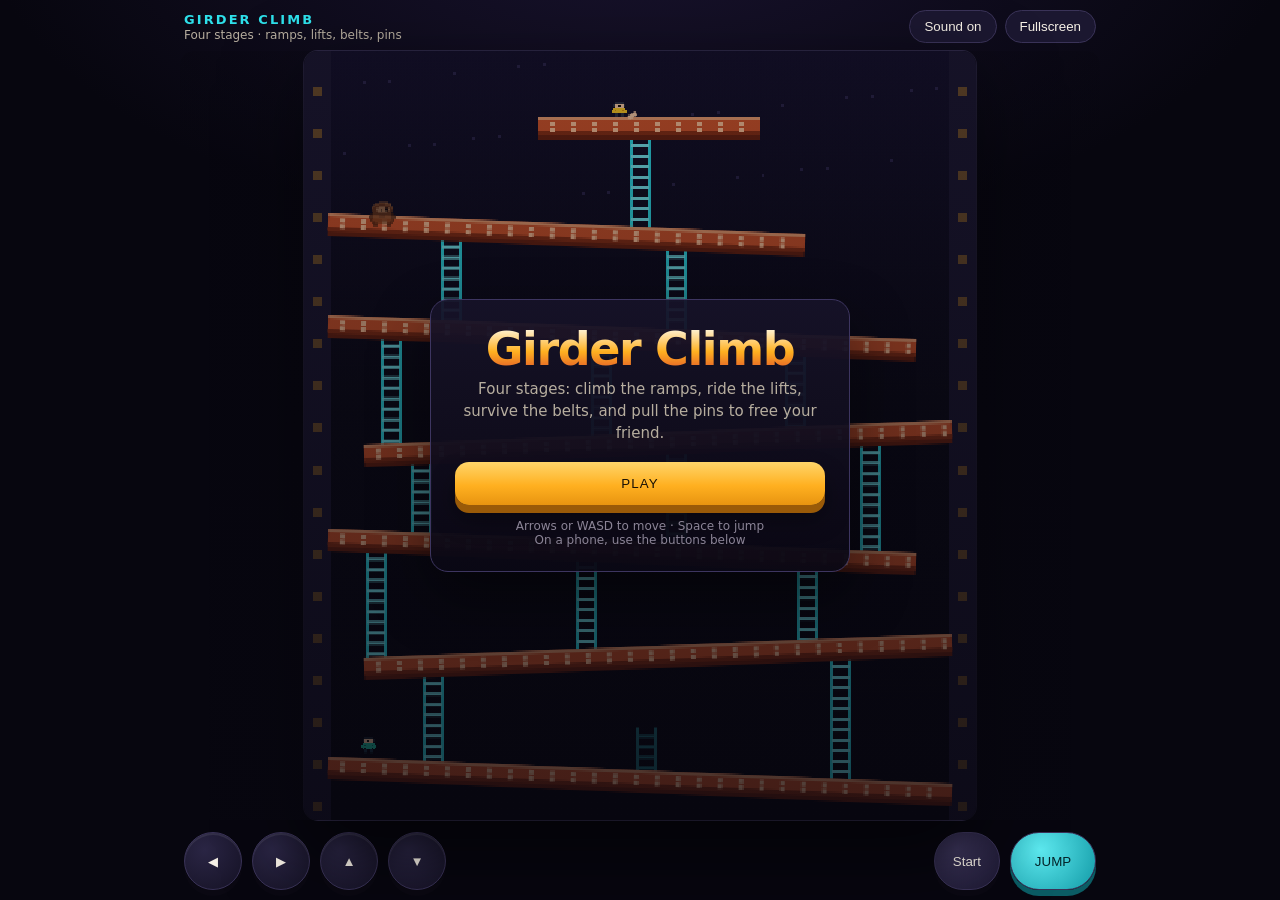
<file: demos/girder-climb/index.html>
<!DOCTYPE html>
<html lang="en">
<head>
<meta charset="UTF-8" />
<meta name="viewport" content="width=device-width, initial-scale=1, viewport-fit=cover, maximum-scale=1, user-scalable=no" />
<meta name="apple-mobile-web-app-capable" content="yes" />
<meta name="apple-mobile-web-app-status-bar-style" content="black-translucent" />
<meta name="theme-color" content="#07060f" />
<meta name="application-name" content="Girder Climb" />
<title>Girder Climb</title>
<style>
  :root {
    --bg: #07060f;
    --bg2: #100d1c;
    --paper: #f6f0e6;
    --dim: #b7ae9f;
    --amber: #ffb020;
    --cyan: #2ee0ea;
    --rust: #e25a28;
    --btn: #1b1730;
    --line: #3a3358;
  }
  * { box-sizing: border-box; }
  html, body { height: 100%; }
  body {
    margin: 0;
    background:
      radial-gradient(1200px 600px at 50% -10%, #1a1430 0%, transparent 55%),
      var(--bg);
    color: var(--paper);
    font-family: "Avenir Next", "Segoe UI", system-ui, sans-serif;
    overflow: hidden;
    user-select: none;
    -webkit-user-select: none;
    touch-action: none;
  }
  #app {
    height: 100%;
    height: 100dvh;
    display: flex;
    flex-direction: column;
    align-items: center;
    padding: env(safe-area-inset-top) 12px env(safe-area-inset-bottom);
  }
  .topbar {
    width: min(920px, 100%);
    display: flex;
    align-items: center;
    justify-content: space-between;
    gap: 12px;
    flex-wrap: wrap;
    padding: 10px 4px 8px;
  }
  .brand {
    display: flex;
    flex-direction: column;
    gap: 1px;
  }
  .brand b {
    letter-spacing: 0.16em;
    font-size: 13px;
    color: var(--cyan);
  }
  .brand span { font-size: 12px; color: var(--dim); }
  .tools { display: flex; gap: 8px; flex-wrap: wrap; }
  .ghost {
    appearance: none;
    border: 1px solid var(--line);
    background: var(--btn);
    color: var(--paper);
    border-radius: 999px;
    padding: 8px 14px;
    font: 650 13px/1 inherit;
    cursor: pointer;
  }
  .ghost:hover { border-color: var(--cyan); }
  #stage {
    position: relative;
    flex: 1;
    width: min(920px, 100%);
    min-height: 0;
    display: flex;
    align-items: center;
    justify-content: center;
  }
  canvas {
    display: block;
    image-rendering: pixelated;
    image-rendering: crisp-edges;
    height: 100%;
    width: auto;
    max-width: 100%;
    background: #08070f;
    border-radius: 14px;
    box-shadow: 0 30px 80px rgba(0,0,0,.55), 0 0 0 1px #2c2744;
  }
  .overlay {
    position: absolute;
    inset: 0;
    display: flex;
    align-items: center;
    justify-content: center;
    padding: 24px;
    background: linear-gradient(180deg, rgba(7,6,15,.28), rgba(7,6,15,.72));
    border-radius: 14px;
  }
  .overlay.hidden { display: none; }
  .card {
    width: min(420px, 100%);
    text-align: center;
    padding: 28px 24px 24px;
    background: linear-gradient(180deg, rgba(22,18,40,.92), rgba(10,8,20,.94));
    border: 1px solid #3d3560;
    border-radius: 18px;
    box-shadow: 0 24px 60px rgba(0,0,0,.45);
  }
  .card h1 {
    margin: 0 0 8px;
    font-size: clamp(32px, 8vw, 46px);
    line-height: .95;
    letter-spacing: -0.03em;
    background: linear-gradient(180deg, #fff6dd 0%, #ffb020 55%, #e25a28 100%);
    -webkit-background-clip: text;
    background-clip: text;
    color: transparent;
  }
  .card p { margin: 0 0 18px; color: var(--dim); font-size: 15px; line-height: 1.45; }
  .play {
    appearance: none;
    width: 100%;
    border: 0;
    border-radius: 14px;
    padding: 14px 18px;
    font: 750 18px/1 inherit;
    letter-spacing: 0.08em;
    color: #1a1206;
    background: linear-gradient(180deg, #ffd56a, #ffb020 55%, #e89410);
    box-shadow: 0 8px 0 #9a5a08, 0 14px 24px rgba(0,0,0,.35);
    cursor: pointer;
  }
  .play:active { transform: translateY(3px); box-shadow: 0 5px 0 #9a5a08; }
  .hint { margin-top: 14px; font-size: 12px; color: #8b8496; }
  #hud {
    position: absolute;
    top: 10px;
    left: 50%;
    transform: translateX(-50%);
    width: min(420px, calc(100% - 24px));
    display: flex;
    justify-content: space-between;
    gap: 8px;
    pointer-events: none;
    font: 750 12px/1 ui-monospace, SFMono-Regular, Menlo, monospace;
    letter-spacing: 0.04em;
    text-shadow: 0 1px 2px #000;
    color: #fff6dd;
  }
  #hud.hidden { display: none; }
  #controls {
    width: min(920px, 100%);
    display: flex;
    justify-content: space-between;
    align-items: center;
    gap: 12px;
    flex-wrap: wrap;
    padding: 12px 4px 10px;
  }
  .cluster, .actions { display: flex; gap: 10px; flex-wrap: wrap; align-items: center; }
  .pad, .jump, .go {
    appearance: none;
    border: 1px solid #3a3358;
    color: var(--paper);
    cursor: pointer;
    font: 750 13px/1 inherit;
  }
  .pad {
    width: 58px;
    height: 58px;
    border-radius: 50%;
    background: radial-gradient(circle at 35% 30%, #2a2544, #151225);
    box-shadow: inset 0 2px 0 rgba(255,255,255,.08), 0 6px 0 #0a0812;
  }
  .jump {
    width: 86px;
    height: 58px;
    border-radius: 999px;
    background: radial-gradient(circle at 35% 30%, #5eeaf0, #129aa6);
    color: #042328;
    box-shadow: 0 6px 0 #0b5c64;
  }
  .go {
    height: 58px;
    padding: 0 18px;
    border-radius: 999px;
    background: radial-gradient(circle at 35% 30%, #3a3358, #1b1730);
    box-shadow: 0 6px 0 #0a0812;
  }
  .pad:active, .jump:active, .go:active { transform: translateY(3px); box-shadow: none; }
</style>
</head>
<body>
<div id="app">
  <div class="topbar">
    <div class="brand">
      <b>GIRDER CLIMB</b>
      <span id="tagline">Four stages · ramps, lifts, belts, pins</span>
    </div>
    <div class="tools">
      <button class="ghost" id="muteBtn" type="button">Sound on</button>
      <button class="ghost" id="fullBtn" type="button">Fullscreen</button>
    </div>
  </div>
  <div id="stage">
    <canvas id="game" width="448" height="512"></canvas>
    <div id="hud" class="hidden">
      <div>SCORE <span id="scoreEl">000000</span></div>
      <div>HI <span id="hiEl">000000</span></div>
      <div>LV <span id="lvEl">1</span></div>
      <div>LIVES <span id="livesEl">3</span></div>
    </div>
    <div class="overlay" id="titleScreen">
      <div class="card">
        <h1>Girder Climb</h1>
        <p>Four stages: climb the ramps, ride the lifts, survive the belts, and pull the pins to free your friend.</p>
        <button class="play" id="playBtn" type="button">PLAY</button>
        <div class="hint">Arrows or WASD to move · Space to jump<br/>On a phone, use the buttons below</div>
      </div>
    </div>
    <div class="overlay hidden" id="endScreen">
      <div class="card">
        <h1 id="endTitle">You made it</h1>
        <p id="endText">Score 0</p>
        <button class="play" id="againBtn" type="button">PLAY AGAIN</button>
      </div>
    </div>
  </div>
  <div id="controls">
    <div class="cluster">
      <button class="pad" data-key="left" type="button">◀</button>
      <button class="pad" data-key="right" type="button">▶</button>
      <button class="pad" data-key="up" type="button">▲</button>
      <button class="pad" data-key="down" type="button">▼</button>
    </div>
    <div class="actions">
      <button class="go" data-key="start" type="button">Start</button>
      <button class="jump" data-key="jump" type="button">JUMP</button>
    </div>
  </div>
</div>
<script>
const W = 448, H = 512;
const canvas = document.getElementById("game");
const ctx = canvas.getContext("2d");
ctx.imageSmoothingEnabled = false;

const ui = {
  title: document.getElementById("titleScreen"),
  end: document.getElementById("endScreen"),
  endTitle: document.getElementById("endTitle"),
  endText: document.getElementById("endText"),
  hud: document.getElementById("hud"),
  score: document.getElementById("scoreEl"),
  hi: document.getElementById("hiEl"),
  lv: document.getElementById("lvEl"),
  lives: document.getElementById("livesEl"),
  mute: document.getElementById("muteBtn"),
  full: document.getElementById("fullBtn"),
};

const keys = { left:false, right:false, up:false, down:false, jump:false, start:false };
let muted = false;
let audioCtx = null;

function pad6(n){ return String(Math.max(0, n|0)).padStart(6, "0"); }

function tone(freq, dur, type="square", gain=0.045){
  if (muted) return;
  try {
    if (!audioCtx) audioCtx = new (window.AudioContext || window.webkitAudioContext)();
    const o = audioCtx.createOscillator();
    const g = audioCtx.createGain();
    o.type = type;
    o.frequency.value = freq;
    g.gain.value = gain;
    g.gain.exponentialRampToValueAtTime(0.001, audioCtx.currentTime + dur);
    o.connect(g); g.connect(audioCtx.destination);
    o.start(); o.stop(audioCtx.currentTime + dur);
  } catch(e) {}
}

function surfaceY(g, px){
  const t = Math.max(0, Math.min(1, (px - g.x) / g.w));
  return g.yL + t * (g.yR - g.yL);
}

function laddersFrom(girders, spec){
  return spec.map((s,i) => {
    const lo = girders[s[1]], hi = girders[s[2]];
    const bottom = surfaceY(lo, s[0]);
    const topFull = surfaceY(hi, s[0]);
    const top = s[3] ? bottom - (bottom - topFull) * 0.42 : topFull;
    return { id:i+1, x:s[0], top, bottom, broken: !!s[3] };
  });
}

const STAGE_NAMES = ["Ramps","Lifts","Belts","Pins"];

function makeRamps(){
  const girders = [
    { x:16, w:416, yL:476, yR:494 },
    { x:40, w:392, yL:410, yR:394 },
    { x:16, w:392, yL:324, yR:340 },
    { x:40, w:392, yL:268, yR:252 },
    { x:16, w:392, yL:182, yR:198 },
    { x:16, w:318, yL:114, yR:128 },
    { x:156, w:148, yL:50, yR:50 },
  ];
  return {
    kind:"ramps", name:"Ramps", winMode:"reach",
    girders, ladders: laddersFrom(girders, [
      [86,0,1,false],[228,0,1,true],[358,0,1,false],
      [48,1,2,false],[188,1,2,false],[336,1,2,false],
      [78,2,3,false],[248,2,3,false],[378,2,3,false],
      [58,3,4,false],[198,3,4,false],[328,3,4,false],
      [98,4,5,false],[248,4,5,false],[224,5,6,false],
    ]),
    lifts:[], pins:[], spawnX:36,
    friendX:204, friendY: surfaceY(girders[6],204)-16,
    apeX:40, apeY: surfaceY(girders[5],64)-16
  };
}

function makeLifts(){
  const girders = [
    { x:16, w:416, yL:492, yR:492 },
    { x:70, w:140, yL:310, yR:310 },
    { x:248, w:134, yL:310, yR:310 },
    { x:70, w:140, yL:118, yR:118 },
    { x:248, w:134, yL:118, yR:118 },
  ];
  return {
    kind:"lifts", name:"Lifts", winMode:"reach",
    girders,
    ladders: laddersFrom(girders, [[140,0,1,false],[300,0,2,false]]),
    lifts: [
      { x:22, w:48, y:450, minY:118, maxY:492, vy:-1.15 },
      { x:382, w:46, y:200, minY:118, maxY:492, vy: 1.15 },
    ],
    pins:[], spawnX:40,
    friendX:300, friendY: surfaceY(girders[4],308)-16,
    apeX:80, apeY: surfaceY(girders[3],100)-16
  };
}

function makeBelts(){
  const girders = [
    { x:16, w:416, yL:492, yR:492, belt: 1 },
    { x:16, w:392, yL:400, yR:400, belt:-1 },
    { x:40, w:392, yL:308, yR:308, belt: 1 },
    { x:16, w:392, yL:216, yR:216, belt:-1 },
    { x:80, w:288, yL:118, yR:118, belt: 0 },
  ];
  return {
    kind:"belts", name:"Belts", winMode:"reach",
    girders,
    ladders: laddersFrom(girders, [
      [100,0,1,false],[320,0,1,true],
      [60,1,2,false],[260,1,2,false],
      [140,2,3,false],[360,2,3,false],
      [200,3,4,false],
    ]),
    lifts:[], pins:[], spawnX:36,
    friendX:300, friendY: surfaceY(girders[4],308)-16,
    apeX:90, apeY: surfaceY(girders[4],110)-16
  };
}

function makePins(){
  const girders = [
    { x:16, w:416, yL:492, yR:492 },
    { x:40, w:368, yL:392, yR:392 },
    { x:16, w:368, yL:292, yR:292 },
    { x:40, w:368, yL:192, yR:192 },
    { x:16, w:110, yL:96, yR:96 },
    { x:190, w:170, yL:92, yR:92 },
  ];
  const pinSpots = [[1,90],[1,200],[1,320],[2,70],[2,220],[2,340],[3,130],[3,280]];
  return {
    kind:"pins", name:"Pins", winMode:"pins",
    girders,
    ladders: laddersFrom(girders, [
      [90,0,1,false],[240,0,1,false],[360,0,1,true],
      [70,1,2,false],[200,1,2,false],[330,1,2,false],
      [90,2,3,false],[250,2,3,false],
      [70,3,4,false],[260,3,5,false],
    ]),
    lifts:[],
    pins: pinSpots.map(([gi,x]) => ({ x, y: surfaceY(girders[gi], x)-1, got:false })),
    spawnX:36,
    friendX:250, friendY: surfaceY(girders[5],258)-16,
    apeX:28, apeY: surfaceY(girders[4],40)-16
  };
}

function makeLevel(level){
  return [makeRamps, makeLifts, makeBelts, makePins][(level-1) % 4]();
}

function spawnPlayer(girders, x){
  const h = 20;
  return { x, y: surfaceY(girders[0], x+7)-h, w:14, h, vx:0, vy:0, prevY:0, onGround:true, onLadder:false, lad:null, face:1 };
}

function setTagline(text){
  const el = document.getElementById("tagline");
  if (el) el.textContent = text;
}

function applyLevel(keepScore){
  const L = makeLevel(G.level);
  G.girders = L.girders; G.ladders = L.ladders; G.lifts = L.lifts; G.pins = L.pins;
  G.winMode = L.winMode; G.stageName = L.name; G.stageKind = L.kind;
  G.friendX = L.friendX; G.friendY = L.friendY; G.apeX = L.apeX; G.apeY = L.apeY;
  G.player = spawnPlayer(L.girders, L.spawnX);
  G.barrels = []; G.floats = []; G.dust = [];
  G.spawnIn = Math.max(46, 96 - G.level*10);
  G.throwT = 0; G.pause = 0; G.shake = 0;
  G.invuln = keepScore ? 70 : 0;
  G.intro = 110;
  setTagline("Level " + G.level + " · " + L.name);
}

function createGame(){
  return {
    mode:"title", frame:0, score:0, hi: Number(localStorage.getItem("girderClimbHi")||0),
    lives:3, level:1, player:null, barrels:[], floats:[], dust:[],
    spawnIn:80, throwT:0, pause:0, invuln:0, jumpWas:false, startWas:false, shake:0,
    girders:[], ladders:[], lifts:[], pins:[],
    winMode:"reach", stageName:"Ramps", stageKind:"ramps", intro:0,
    friendX:204, friendY:34, apeX:40, apeY:98
  };
}

var G = createGame();
applyLevel(false);
G.mode = "title";
G.intro = 0;
setTagline("Four stages · ramps, lifts, belts, pins");

function resetRun(keepScore){
  applyLevel(keepScore);
}

function startGame(){
  G.score = 0; G.lives = 3; G.level = 1;
  resetRun(false);
  G.mode = "play";
  ui.title.classList.add("hidden");
  ui.end.classList.add("hidden");
  ui.hud.classList.remove("hidden");
  if (audioCtx && audioCtx.state === "suspended") audioCtx.resume();
  tone(392,0.08); setTimeout(()=>tone(523,0.12), 80);
}

function showEnd(title, text, nextStage){
  ui.endTitle.textContent = title;
  ui.endText.textContent = text;
  document.getElementById("againBtn").textContent = nextStage ? "NEXT STAGE" : "PLAY AGAIN";
  ui.end.classList.remove("hidden");
}

function saveHi(){
  if (G.score > G.hi) {
    G.hi = G.score;
    localStorage.setItem("girderClimbHi", String(G.hi));
  }
}

function allWalkables(){
  const lifts = (G.lifts||[]).map(l => ({ x:l.x, w:l.w, yL:l.y, yR:l.y, belt:0, lift:true }));
  return lifts.concat(G.girders);
}

function findFloor(ent){
  const fx = ent.x + ent.w*0.5;
  const feet = ent.y + ent.h;
  for (const gdr of allWalkables()){
    if (fx < gdr.x+1 || fx > gdr.x+gdr.w-1) continue;
    if (Math.abs(surfaceY(gdr,fx) - feet) <= 5) return gdr;
  }
  return null;
}

function barrelSpeed(level){ return 1.28 + level * 0.2; }

function hits(a,b,pad){
  return a.x+pad < b.x+b.w-pad && a.x+a.w-pad > b.x+pad && a.y+pad < b.y+b.h-pad && a.y+a.h-pad > b.y+pad;
}

function landOnGirders(ent){
  if (ent.onLadder) return;
  const fx = ent.x + ent.w*0.5;
  const prevFeet = ent.prevY + ent.h;
  const feet = ent.y + ent.h;
  if (ent.onGround){
    let on = null;
    for (const gdr of allWalkables()){
      if (fx < gdr.x+1 || fx > gdr.x+gdr.w-1) continue;
      if (Math.abs(surfaceY(gdr,fx) - feet) <= 5){ on = gdr; break; }
    }
    if (on){ ent.y = surfaceY(on,fx) - ent.h; ent.vy = 0; }
    else ent.onGround = false;
    return;
  }
  if (ent.vy < 0) return;
  for (const gdr of allWalkables()){
    if (fx < gdr.x+1 || fx > gdr.x+gdr.w-1) continue;
    const sy = surfaceY(gdr, fx);
    if (prevFeet <= sy+3 && feet >= sy-1){
      ent.y = sy - ent.h; ent.vy = 0; ent.onGround = true;
      for (let i=0;i<6;i++) G.dust.push({x:fx+(Math.random()-0.5)*8,y:sy, vx:(Math.random()-0.5)*0.6, vy:-Math.random()*0.7, life:16+Math.random()*10});
      return;
    }
  }
}

function ladderNear(fx, feet){
  return G.ladders.find(lad => Math.abs(fx-lad.x) <= 9 && feet >= lad.top-6 && feet <= lad.bottom+6) || null;
}

function loseLife(){
  G.lives -= 1;
  G.mode = "died";
  G.pause = 78;
  G.shake = 14;
  tone(180,0.12,"sawtooth",0.05);
  tone(110,0.22,"sawtooth",0.04);
}

function update(){
  G.frame++;
  if (G.shake>0) G.shake--;
  const startEdge = keys.start && !G.startWas;
  G.startWas = keys.start;

  if (G.mode === "title"){
    if (startEdge) startGame();
    return;
  }
  if (G.mode === "over" || G.mode === "won"){
    if (startEdge) {
      ui.end.classList.add("hidden");
      if (G.mode === "won"){ G.level += 1; resetRun(true); G.mode = "play"; }
      else { G.mode = "title"; ui.title.classList.remove("hidden"); ui.hud.classList.add("hidden"); setTagline("Four stages · ramps, lifts, belts, pins"); }
    }
    return;
  }
  if (G.mode === "died"){
    G.pause--;
    if (G.pause <= 0){
      if (G.lives <= 0){
        saveHi();
        G.mode = "over";
        showEnd("Game over", "Score " + G.score);
        setTagline("Four stages · ramps, lifts, belts, pins");
      } else {
        resetRun(true); G.mode = "play"; G.invuln = 90;
      }
    }
    return;
  }

  for (const lift of G.lifts){
    lift.y += lift.vy;
    if (lift.y <= lift.minY){ lift.y = lift.minY; lift.vy = Math.abs(lift.vy); }
    if (lift.y >= lift.maxY){ lift.y = lift.maxY; lift.vy = -Math.abs(lift.vy); }
  }

  const p = G.player;
  p.prevY = p.y;
  const jumpEdge = keys.jump && !G.jumpWas;
  G.jumpWas = keys.jump;
  const fx = p.x + p.w*0.5;
  const feet = p.y + p.h;
  const near = ladderNear(fx, feet);

  if (p.onLadder && p.lad){
    p.vx = 0; p.vy = 0;
    if (keys.up) p.y -= 1.18;
    if (keys.down) p.y += 1.18;
    p.x = p.lad.x - p.w*0.5;
    if (jumpEdge){
      p.onLadder = false; p.lad = null; p.onGround = false; p.vy = -6.7;
      tone(300,0.07);
    } else {
      const f2 = p.y + p.h;
      if (f2 <= p.lad.top+2 && !keys.down){ p.y = p.lad.top-p.h; p.onLadder = false; p.lad = null; p.onGround = true; }
      else if (f2 >= p.lad.bottom-1 && !keys.up){ p.y = p.lad.bottom-p.h; p.onLadder = false; p.lad = null; p.onGround = true; }
    }
  } else {
    if (keys.left){ p.x -= 1.52; p.face = -1; }
    if (keys.right){ p.x += 1.52; p.face = 1; }
    if (jumpEdge && p.onGround){ p.vy = -6.85; p.onGround = false; tone(330,0.08); }
    if (!p.onGround) p.vy += 0.28;
    p.y += p.vy;
    if ((keys.up || keys.down) && near && !near.broken){
      const canUp = keys.up && feet > near.top+8;
      const canDown = keys.down && p.onGround && feet < near.bottom-6;
      if (canUp || canDown){
        p.onLadder = true; p.lad = near; p.onGround = false; p.vy = 0; p.x = near.x - p.w*0.5;
      }
    }
    landOnGirders(p);
  }
  if (p.onGround && !p.onLadder){
    const floor = findFloor(p);
    if (floor && floor.belt) p.x += floor.belt * 0.9;
  }
  if (p.x < 10) p.x = 10;
  if (p.x + p.w > W-10) p.x = W-10-p.w;
  if (p.y > H+30){ loseLife(); return; }

  const apeBox = { x:G.apeX+4, y:G.apeY+8, w:46, h:44 };
  if (G.invuln<=0 && hits(p, apeBox, 3)){ loseLife(); return; }

  G.throwT++;
  G.spawnIn--;
  if (G.spawnIn<=0 && G.barrels.length<9){
    G.spawnIn = Math.max(42, 100 - G.level*11);
    G.throwT = 1;
    G.barrels.push({
      x:G.apeX+42, y:G.apeY+36, w:12, h:12, vx:barrelSpeed(G.level), vy:0.4,
      prevY:G.apeY+36, onGround:false, onLadder:false, lad:null, tried:{}, hopped:false
    });
    tone(140,0.09,"triangle",0.05);
  }

  for (let i=G.barrels.length-1; i>=0; i--){
    const b = G.barrels[i];
    b.prevY = b.y;
    const bfx = b.x + b.w*0.5;
    if (b.onLadder && b.lad){
      b.x = b.lad.x - b.w*0.5;
      b.y += 1.35 + G.level*0.08;
      if (b.y + b.h >= b.lad.bottom-1){
        b.y = b.lad.bottom - b.h; b.onLadder = false; b.lad = null; b.onGround = true;
        const floor = findFloor(b);
        if (floor){
          if (floor.belt) b.vx = floor.belt * barrelSpeed(G.level) * 1.15;
          else b.vx = Math.sign(floor.yR-floor.yL) * barrelSpeed(G.level) || b.vx;
        }
      }
    } else {
      if (!b.onGround) b.vy += 0.3;
      b.y += b.vy;
      landOnGirders(b);
      if (b.onGround){
        const floor = findFloor(b);
        if (floor){
          if (floor.belt) b.vx = floor.belt * barrelSpeed(G.level) * 1.15;
          else {
            b.vx = Math.sign(floor.yR-floor.yL) * barrelSpeed(G.level);
            if (!b.vx) b.vx = barrelSpeed(G.level);
          }
        }
        const down = ladderNear(bfx, b.y+b.h);
        if (down && !down.broken && !b.tried[down.id] && Math.abs(b.y+b.h-down.top)<8){
          b.tried[down.id] = true;
          if (Math.random() < 0.38 + G.level*0.03){
            b.onLadder = true; b.lad = down; b.onGround = false; b.vx = 0; b.x = down.x - b.w*0.5;
          }
        }
      }
      b.x += b.vx;
    }
    if (b.y>H+20 || b.x<-20 || b.x>W+20){ G.barrels.splice(i,1); continue; }
    if (!b.hopped && !p.onGround && !p.onLadder){
      const overlapX = p.x < b.x+b.w && p.x+p.w > b.x;
      if (overlapX && p.y+p.h < b.y+3 && p.y+p.h > b.y-28){
        b.hopped = true; G.score += 100;
        G.floats.push({x:p.x, y:p.y-8, text:"100", life:40});
        tone(620,0.07);
      }
    }
    if (G.invuln<=0 && hits(p,b,2)){ loseLife(); return; }
  }

  if (G.invuln>0) G.invuln--;
  for (let i=G.floats.length-1;i>=0;i--){ G.floats[i].y-=0.45; G.floats[i].life--; if(G.floats[i].life<=0) G.floats.splice(i,1); }
  for (let i=G.dust.length-1;i>=0;i--){
    const d = G.dust[i]; d.x+=d.vx; d.y+=d.vy; d.vy+=0.05; d.life--; if(d.life<=0) G.dust.splice(i,1);
  }

  for (const pin of G.pins){
    if (pin.got) continue;
    if (p.x < pin.x+10 && p.x+p.w > pin.x-10 && p.y+p.h > pin.y-16 && p.y < pin.y+6){
      pin.got = true;
      G.score += 150;
      G.floats.push({x:p.x, y:p.y-8, text:"150", life:40});
      tone(700,0.07);
    }
  }

  const nearFriend = p.onGround && p.x+p.w > G.friendX-4 && p.x < G.friendX+18 && Math.abs((p.y+p.h)-(G.friendY+16)) < 12;
  const pinsOut = G.winMode === "pins" && G.pins.length && G.pins.every(pin => pin.got);
  if ((G.winMode === "reach" && nearFriend) || pinsOut){
    const bonus = 1000 * G.level;
    G.score += bonus;
    saveHi();
    G.mode = "won";
    G.pause = 20;
    const next = STAGE_NAMES[G.level % 4];
    const title = G.winMode === "pins" ? "The pins are out" : (G.stageName + " cleared");
    showEnd(title, "Bonus " + bonus + " · Score " + G.score + " · Next: " + next, true);
    tone(392,0.1); setTimeout(()=>tone(523,0.14),90); setTimeout(()=>tone(659,0.2),180);
  }

  ui.score.textContent = pad6(G.score);
  ui.hi.textContent = pad6(G.hi);
  ui.lv.textContent = String(G.level);
  ui.lives.textContent = String(Math.max(0,G.lives));
}

function blit(px, ox, oy, map, flip=false){
  const h = px.length, w = px[0].length;
  for (let y=0;y<h;y++){
    for (let x=0;x<w;x++){
      const ch = px[y][flip ? (w-1-x) : x];
      const col = map[ch];
      if (!col) continue;
      ctx.fillStyle = col;
      ctx.fillRect(ox+x, oy+y, 1, 1);
    }
  }
}

const C_SCOUT = { h:"#1a2430", s:"#ffd0a8", j:"#1ec9a8", d:"#127a6c", p:"#1a3344", b:"#0d1a22", e:"#1a120c", w:"#f7f3ea" };
const SCOUT_IDLE = [
  "....hhhhhh....",
  "...hssssssh...",
  "...hssesssh...",
  "....ssssss....",
  "...jjjjjjjj...",
  "..jjdjjjjdjj..",
  "..jjjjjjjjjj..",
  "...j.jjjj.j...",
  "....pp..pp....",
  "....pp..pp....",
  "....bb..bb...."
];
const SCOUT_WALK = [
  "....hhhhhh....",
  "...hssssssh...",
  "...hssesssh...",
  "....ssssss....",
  "...jjjjjjjj...",
  "..jjdjjjjdjj..",
  "..jjjjjjjjjj..",
  "...j.jjjj.j...",
  "....pp...pp...",
  "....pp...pp...",
  "...bb.....bb.."
];
const SCOUT_JUMP = [
  "....hhhhhh....",
  "...hssssssh...",
  "...hssesssh...",
  "....ssssss....",
  "..sjjjjjjjjs..",
  "..jjdjjjjdjj..",
  "...jjjjjjjj...",
  "....pp..pp....",
  "....pp..pp....",
  "...bb....bb...",
  ".............."
];
const C_APE = { f:"#7a3f1c", d:"#4a220e", m:"#c48a5a", e:"#140c08", n:"#2a160c", h:"#a86a3a" };
const APE = [
  "..........hhhhhh..........",
  ".......hhhffffhhhh.......",
  "......hffffffffffh......",
  ".....hffffmmmmffffh.....",
  ".....fffmmmmmmeemff.....",
  ".....fffmmmnmmeemff.....",
  "......fffmmmmmmfff......",
  ".....dffffffffffffd.....",
  "....ddffffffffffffdd....",
  "...dddffffddddffffddd...",
  "...dddffffffffffffddd...",
  "....ddffffffffffffdd....",
  "....dffffffffffffffd....",
  ".....ddffffffffffdd.....",
  "......ddd......ddd......",
  "......ddd......ddd......"
];
const C_FRIEND = { h:"#2a3040", s:"#ffd0a8", y:"#ffcc22", o:"#e09410", p:"#2a3040", e:"#1a120c" };
const FRIEND = [
  "...hhhhhh...",
  "..hssssssh..",
  "..hsseessh..",
  "...ssssss...",
  "..yyyyyyyy..",
  ".yyoyyyyoyy.",
  ".yyyyyyyyyy.",
  "...pp..pp...",
  "...pp..pp...",
  "...pp..pp..."
];
const C_BARREL = { o:"#c46a28", d:"#7a3a12", h:"#e8b06a", s:"#4a220e" };
const BARREL = [
  ".dddddddddd.",
  "dhoooooooohd",
  "dhoooooooohd",
  "dssssssssssd",
  "dhoooooooohd",
  "dhoooooooohd",
  "dssssssssssd",
  "dhoooooooohd",
  ".dddddddddd."
];

const GIRDER_PAL = {
  ramps: { dark:"#6a220f", mid:"#d4562a", hi:"#f0a070", shade:"#8a3014", rivet:"#ffc59a" },
  lifts: { dark:"#243044", mid:"#6a849c", hi:"#c5d4e0", shade:"#3a5060", rivet:"#e8f0f6" },
  belts: { dark:"#5a3a10", mid:"#d4a024", hi:"#ffe08a", shade:"#8a6010", rivet:"#fff3c0" },
  pins:  { dark:"#4a1a28", mid:"#c44a4a", hi:"#f09080", shade:"#7a2830", rivet:"#ffd0a0" },
};

function drawGirder(gdr){
  const pal = GIRDER_PAL[G.stageKind] || GIRDER_PAL.ramps;
  const x1=gdr.x, y1=gdr.yL, x2=gdr.x+gdr.w, y2=gdr.yR;
  const ang = Math.atan2(y2-y1, x2-x1);
  const len = Math.hypot(x2-x1, y2-y1);
  ctx.save();
  ctx.translate(x1,y1); ctx.rotate(ang);
  ctx.fillStyle = pal.dark; ctx.fillRect(0, -4, len, 13);
  ctx.fillStyle = pal.mid; ctx.fillRect(0, -6, len, 11);
  ctx.fillStyle = pal.hi; ctx.fillRect(0, -6, len, 2);
  ctx.fillStyle = pal.shade; ctx.fillRect(0, 3, len, 3);
  ctx.fillStyle = pal.rivet;
  for (let i=8;i<len-4;i+=14){
    ctx.fillRect(i, -3, 3, 3);
    ctx.fillRect(i, 1, 3, 3);
  }
  if (gdr.belt){
    ctx.fillStyle = "rgba(20,12,4,.35)";
    const scroll = ((G.frame * gdr.belt * 0.7) % 16 + 16) % 16;
    for (let i=scroll-16; i<len; i+=16){
      ctx.beginPath();
      ctx.moveTo(i, -3);
      ctx.lineTo(i+7, 1);
      ctx.lineTo(i, 5);
      ctx.closePath();
      ctx.fill();
    }
  }
  ctx.restore();
}

function drawLift(l){
  drawGirder({ x:l.x, w:l.w, yL:l.y, yR:l.y });
  ctx.fillStyle = "#dce6ee";
  ctx.fillRect(l.x+3, l.y-24, 3, 24);
  ctx.fillRect(l.x+l.w-6, l.y-24, 3, 24);
  ctx.fillStyle = "rgba(220,230,238,.35)";
  ctx.fillRect(l.x+6, l.y-22, l.w-12, 2);
}

function drawPin(pin){
  ctx.save();
  ctx.translate(pin.x, pin.y);
  if (pin.got){
    ctx.fillStyle = "#3a3358";
    ctx.fillRect(-3, -2, 6, 4);
  } else {
    ctx.fillStyle = "#ffcc22";
    ctx.beginPath();
    ctx.moveTo(0, -10);
    ctx.lineTo(6, -2);
    ctx.lineTo(0, 4);
    ctx.lineTo(-6, -2);
    ctx.closePath();
    ctx.fill();
    ctx.fillStyle = "#fff6c8";
    ctx.fillRect(-2, -6, 4, 4);
  }
  ctx.restore();
}

function drawLadder(lad){
  ctx.strokeStyle = lad.broken ? "#1d6c76" : "#2ee0ea";
  ctx.lineWidth = 2;
  ctx.beginPath();
  ctx.moveTo(lad.x-6, lad.top); ctx.lineTo(lad.x-6, lad.bottom);
  ctx.moveTo(lad.x+6, lad.top); ctx.lineTo(lad.x+6, lad.bottom);
  ctx.stroke();
  ctx.fillStyle = lad.broken ? "#1d6c76" : "#7af0f6";
  for (let y=lad.top+5; y<lad.bottom-2; y+=7) ctx.fillRect(lad.x-6, y, 12, 2);
}

function drawBg(){
  const grd = ctx.createLinearGradient(0,0,0,H);
  grd.addColorStop(0, "#14102a");
  grd.addColorStop(0.45, "#0b0a16");
  grd.addColorStop(1, "#07060f");
  ctx.fillStyle = grd;
  ctx.fillRect(-10,-10,W+20,H+20);
  ctx.fillStyle = "#1b1730";
  ctx.fillRect(0,0,18,H);
  ctx.fillRect(W-18,0,18,H);
  ctx.fillStyle = "#ffb020";
  for (let y=24;y<H;y+=28){
    ctx.globalAlpha = 0.35;
    ctx.fillRect(6, y, 6, 6);
    ctx.fillRect(W-12, y, 6, 6);
  }
  ctx.globalAlpha = 1;
  ctx.fillStyle = "#2a2448";
  for (let i=0;i<28;i++){
    ctx.fillRect((i*73+19)%(W-40)+20, (i*37+12)%90 + 8, 2, 2);
  }
}

function draw(){
  ctx.save();
  if (G.shake) ctx.translate((Math.random()-0.5)*5, (Math.random()-0.5)*5);
  drawBg();
  G.ladders.forEach(drawLadder);
  G.girders.forEach(drawGirder);
  G.lifts.forEach(drawLift);
  G.pins.forEach(drawPin);
  blit(FRIEND, G.friendX, G.friendY, C_FRIEND);
  const wave = Math.sin(G.frame/8)*4;
  ctx.save();
  ctx.translate(G.friendX+12, G.friendY+10);
  ctx.rotate((-28+wave)*Math.PI/180);
  ctx.fillStyle = "#ffd0a8";
  ctx.fillRect(0,-1,6,3);
  ctx.restore();
  blit(APE, G.apeX, G.apeY + Math.sin(G.frame/14)*1.4, C_APE);
  if (G.throwT>0 && G.throwT<18) {
    blit(BARREL, G.apeX+44, G.apeY+22, C_BARREL);
  }
  for (const b of G.barrels){
    ctx.save();
    ctx.translate(b.x+6, b.y+6);
    ctx.rotate((G.frame/5) * Math.sign(b.vx||1));
    blit(BARREL, -6, -5, C_BARREL);
    ctx.restore();
  }
  const blink = G.invuln>0 && G.mode==="play" && Math.floor(Date.now()/80)%2===0;
  if (!blink && (G.mode!=="died" || G.frame%8<5)){
    const moving = keys.left || keys.right;
    let spr = SCOUT_IDLE;
    if (!G.player.onGround && !G.player.onLadder) spr = SCOUT_JUMP;
    else if (G.player.onLadder) spr = (Math.floor(G.frame/8)%2) ? SCOUT_WALK : SCOUT_IDLE;
    else if (moving) spr = (Math.floor(G.frame/8)%2) ? SCOUT_WALK : SCOUT_IDLE;
    blit(spr, Math.round(G.player.x), Math.round(G.player.y), C_SCOUT, G.player.face<0);
  }
  ctx.fillStyle = "#c8b48a";
  for (const d of G.dust){ ctx.globalAlpha = Math.max(0,d.life/18); ctx.fillRect(d.x,d.y,2,2); }
  ctx.globalAlpha = 1;
  ctx.font = "bold 11px ui-monospace, monospace";
  ctx.fillStyle = "#ffe082";
  for (const f of G.floats){ ctx.globalAlpha = Math.max(0,f.life/40); ctx.fillText(f.text, f.x, f.y); }
  ctx.globalAlpha = 1;
  if (G.winMode === "pins" && G.mode === "play"){
    const left = G.pins.filter(pin => !pin.got).length;
    ctx.font = "bold 11px ui-monospace, monospace";
    ctx.fillStyle = "#ffe082";
    ctx.fillText("PINS " + left, 24, 36);
  }
  if (G.intro > 0 && G.mode === "play"){
    G.intro--;
    ctx.globalAlpha = Math.min(1, G.intro/18);
    ctx.fillStyle = "rgba(7,6,15,.72)";
    ctx.fillRect(74, 214, 300, 64);
    ctx.strokeStyle = "#ffb020";
    ctx.strokeRect(74, 214, 300, 64);
    ctx.fillStyle = "#ffb020";
    ctx.font = "bold 20px Avenir Next, Segoe UI, sans-serif";
    ctx.textAlign = "center";
    ctx.fillText("LEVEL " + G.level + "  ·  " + G.stageName.toUpperCase(), W/2, 252);
    ctx.fillStyle = "#d7d0c4";
    ctx.font = "12px Avenir Next, Segoe UI, sans-serif";
    const hints = {
      ramps: "Climb the beams and leap the barrels",
      lifts: "Ride the lifts to the top",
      belts: "The floors are moving — time your steps",
      pins: "Pull every gold pin, then you are clear",
    };
    ctx.fillText(hints[G.stageKind] || "", W/2, 272);
    ctx.textAlign = "left";
    ctx.globalAlpha = 1;
  }
  ctx.restore();
}

function loop(now){
  if (!loop.last) loop.last = now;
  let acc = (loop.acc||0) + Math.min(32, now-loop.last);
  loop.last = now;
  while (acc >= 1000/60){ update(); acc -= 1000/60; }
  loop.acc = acc;
  draw();
  requestAnimationFrame(loop);
}
requestAnimationFrame(loop);

function applyKey(code, down){
  if (code==="ArrowLeft"||code==="KeyA") keys.left = down;
  if (code==="ArrowRight"||code==="KeyD") keys.right = down;
  if (code==="ArrowUp"||code==="KeyW") keys.up = down;
  if (code==="ArrowDown"||code==="KeyS") keys.down = down;
  if (code==="Space"||code==="KeyK") keys.jump = down;
  if (code==="Space"||code==="Enter") keys.start = down;
}
window.addEventListener("keydown", e => {
  if (["ArrowLeft","ArrowRight","ArrowUp","ArrowDown","Space"].includes(e.code)) e.preventDefault();
  applyKey(e.code, true);
});
window.addEventListener("keyup", e => applyKey(e.code, false));

document.querySelectorAll("[data-key]").forEach(btn => {
  const name = btn.getAttribute("data-key");
  const set = ev => { ev.preventDefault(); keys[name] = ev.type.includes("down") || ev.type === "pointerdown"; };
  const off = ev => { ev.preventDefault(); keys[name] = false; };
  btn.addEventListener("pointerdown", set);
  btn.addEventListener("pointerup", off);
  btn.addEventListener("pointerleave", off);
  btn.addEventListener("pointercancel", off);
});

document.getElementById("playBtn").onclick = startGame;
document.getElementById("againBtn").onclick = () => {
  ui.end.classList.add("hidden");
  if (G.mode === "won"){ G.level += 1; resetRun(true); G.mode = "play"; }
  else startGame();
};
ui.mute.onclick = () => { muted = !muted; ui.mute.textContent = muted ? "Sound off" : "Sound on"; };
ui.full.onclick = async () => {
  try {
    if (!document.fullscreenElement) await document.documentElement.requestFullscreen();
    else await document.exitFullscreen();
  } catch(e) {}
};
ui.hi.textContent = pad6(G.hi);
</script>
</body>
</html>
</file>
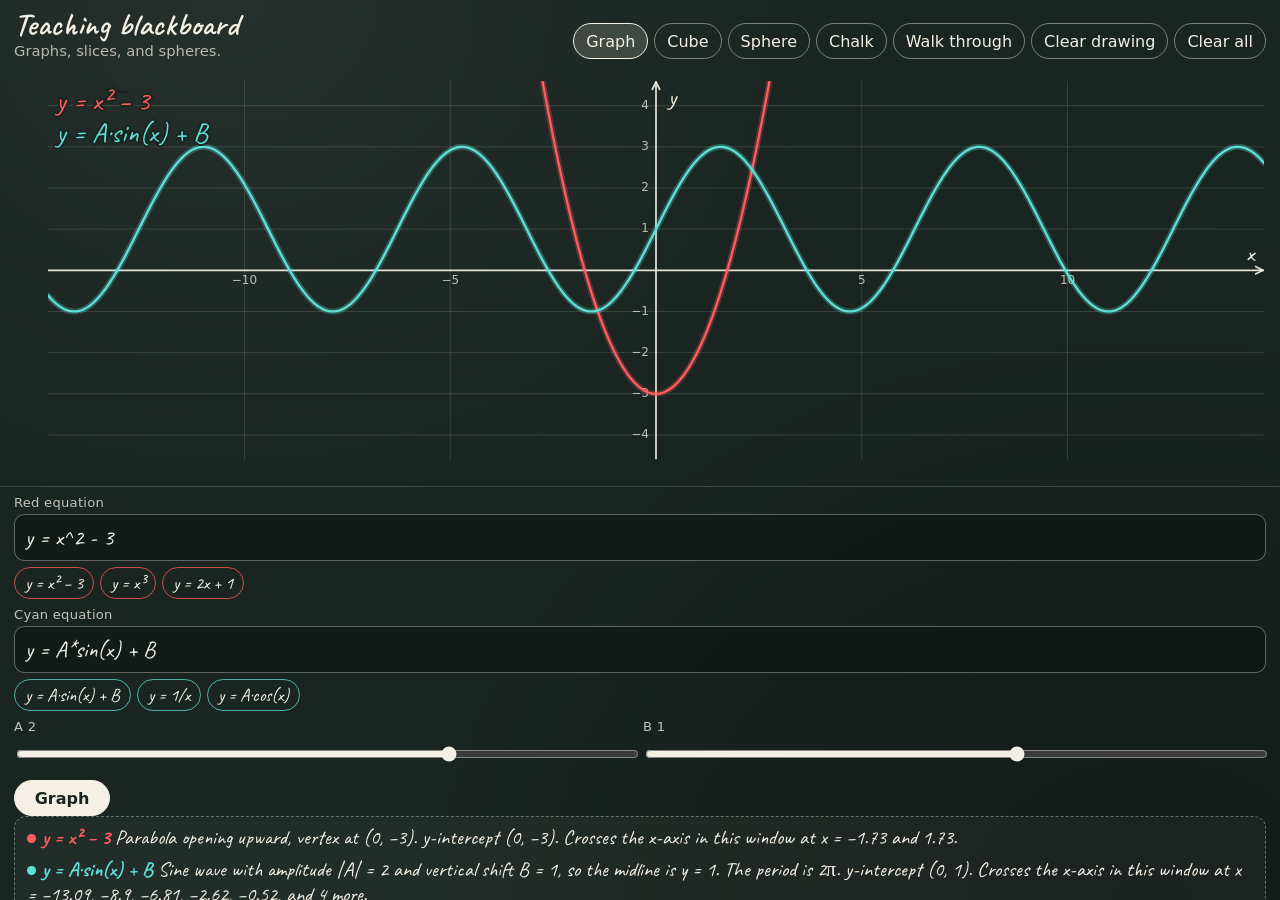
<file: demos/teaching-blackboard/index.html>
<!DOCTYPE html>
<html lang="en">
  <head>
    <meta charset="UTF-8" />
    <meta name="viewport" content="width=device-width, initial-scale=1, viewport-fit=cover" />
    <meta name="theme-color" content="#1a2420" />
    <meta
      name="description"
      content="Teaching blackboard: plot two curves, slice a cube, and turn a sphere with its great circles."
    />
    <meta name="apple-mobile-web-app-capable" content="yes" />
    <meta name="mobile-web-app-capable" content="yes" />
    <meta name="apple-mobile-web-app-status-bar-style" content="black-translucent" />
    <meta name="apple-mobile-web-app-title" content="Teaching blackboard" />
    <title>Teaching blackboard</title>
    <link rel="manifest" href="./manifest.webmanifest" />
    <link rel="icon" href="./icons/icon.svg" type="image/svg+xml" />
    <link rel="apple-touch-icon" href="./icons/icon-192.png" />
    <script type="module" crossorigin src="./assets/index-Sj6T7xnt.js"></script>
    <link rel="stylesheet" crossorigin href="./assets/index-Dw7lbDHM.css">
  </head>
  <body>
    <div id="app">
      <header>
        <div class="title-block">
          <h1>Teaching blackboard</h1>
          <p class="tagline">Graphs, slices, and spheres.</p>
        </div>
        <div class="toolbar">
          <div class="modes" role="group" aria-label="Board">
            <button type="button" data-mode="graph" aria-pressed="true">Graph</button>
            <button type="button" data-mode="cube" aria-pressed="false">Cube</button>
            <button type="button" data-mode="sphere" aria-pressed="false">Sphere</button>
          </div>
          <div class="tools">
            <button type="button" id="chalk-btn" aria-pressed="false">Chalk</button>
            <button type="button" id="walk-btn" aria-pressed="false">Walk through</button>
            <button type="button" id="clear-draw">Clear drawing</button>
            <button type="button" id="clear-all">Clear all</button>
          </div>
        </div>
      </header>
      <main id="board">
        <canvas id="scene" aria-label="Chalkboard"></canvas>
        <canvas id="chalk" aria-label="Chalk drawing"></canvas>
      </main>
      <section id="dock" aria-label="Controls">
        <p id="caption" class="caption" hidden></p>
        <div id="controls-graph">
          <form id="graph-form" autocomplete="off">
            <div class="eq eq-red">
              <label for="eq-red">Red equation</label>
              <input
                id="eq-red"
                type="text"
                spellcheck="false"
                autocapitalize="off"
                enterkeyhint="done"
                value="y = x^2 - 3"
              />
              <div class="chips" role="group" aria-label="Red presets">
                <button type="button" data-target="eq-red" data-eq="y = x^2 - 3">y = x² − 3</button>
                <button type="button" data-target="eq-red" data-eq="y = x^3">y = x³</button>
                <button type="button" data-target="eq-red" data-eq="y = 2x + 1">y = 2x + 1</button>
              </div>
            </div>
            <div class="eq eq-cyan">
              <label for="eq-cyan">Cyan equation</label>
              <input
                id="eq-cyan"
                type="text"
                spellcheck="false"
                autocapitalize="off"
                enterkeyhint="done"
                value="y = A*sin(x) + B"
              />
              <div class="chips" role="group" aria-label="Cyan presets">
                <button type="button" data-target="eq-cyan" data-eq="y = A*sin(x) + B">y = A·sin(x) + B</button>
                <button type="button" data-target="eq-cyan" data-eq="y = 1/x">y = 1/x</button>
                <button type="button" data-target="eq-cyan" data-eq="y = A*cos(x)">y = A·cos(x)</button>
              </div>
            </div>
            <div class="sliders">
              <label class="slider" id="slider-a">
                <span>A <output id="a-val" for="param-a">2</output></span>
                <input id="param-a" type="range" min="-5" max="5" step="0.1" value="2" />
              </label>
              <label class="slider" id="slider-b">
                <span>B <output id="b-val" for="param-b">1</output></span>
                <input id="param-b" type="range" min="-5" max="5" step="0.1" value="1" />
              </label>
            </div>
            <div class="form-actions">
              <button type="submit" id="graph-btn">Graph</button>
            </div>
            <p id="eq-error" class="error" role="alert"></p>
          </form>
        </div>
        <div id="controls-cube" hidden>
          <p class="hint" id="vertex-readout">Drag to turn the cube. Tap a corner — coordinates run from −1 to 1.</p>
          <div class="control-row">
            <span class="control-label">Cut shape</span>
            <div class="chips" role="group" aria-label="Cut shape">
              <button type="button" data-shape="triangle" aria-pressed="false">Triangle</button>
              <button type="button" data-shape="square" aria-pressed="false">Square</button>
              <button type="button" data-shape="rectangle" aria-pressed="false">Rectangle</button>
              <button type="button" data-shape="pentagon" aria-pressed="false">Pentagon</button>
              <button type="button" data-shape="hexagon" aria-pressed="true">Hexagon</button>
            </div>
          </div>
          <div class="control-row">
            <span class="control-label">Plane</span>
            <div class="chips" role="group" aria-label="Plane direction">
              <button type="button" data-direction="face" aria-pressed="false">Parallel to a face</button>
              <button type="button" data-direction="edges" aria-pressed="false">Through opposite edges</button>
              <button type="button" data-direction="tilt" aria-pressed="false">Uneven tilt</button>
              <button type="button" data-direction="diagonal" aria-pressed="true">Square to the long diagonal</button>
            </div>
          </div>
          <label class="slider" for="cut-slider">
            <span>Cut <output id="cut-val" for="cut-slider">0</output></span>
            <input id="cut-slider" type="range" min="-100" max="100" step="1" value="0" />
          </label>
        </div>
        <div id="controls-sphere" hidden>
          <p class="hint">Drag the sphere to turn it. Red, green, and blue are the great circles xy, yz, and zx.</p>
        </div>
        <div id="explain" class="card" aria-label="Explanation"></div>
      </section>
    </div>
  </body>
</html>
</file>
<file: demos/teaching-blackboard/assets/index-Dw7lbDHM.css>
@font-face{font-family:Caveat;src:url(./Caveat-Variable-8jBGxy3y.ttf) format("truetype");font-weight:400 700;font-style:normal;font-display:swap}:root{color-scheme:dark;--board: #1a2420;--chalk: #f4f0e6;--line: rgba(244, 240, 230, .45);--red: #ff5d5d;--cyan: #5ee0d6;--gold: #f2d36b}*{box-sizing:border-box}[hidden]{display:none!important}html,body{margin:0;height:100%;background:var(--board);color:var(--chalk);overflow:hidden;overscroll-behavior:none}body{font-family:Segoe UI,system-ui,sans-serif}#app{height:100%;height:100dvh;display:flex;flex-direction:column;background:radial-gradient(ellipse at 18% 0%,rgba(255,255,255,.05),transparent 42%),radial-gradient(ellipse at 90% 100%,rgba(0,0,0,.28),transparent 46%),var(--board)}header{display:flex;flex-wrap:wrap;align-items:flex-end;justify-content:space-between;gap:8px 16px;padding:10px 14px 8px;padding-top:max(10px,env(safe-area-inset-top))}h1{margin:0;font-family:Caveat,Segoe Print,cursive;font-size:2rem;font-weight:600;line-height:.95}.tagline{margin:2px 0 0;color:#f4f0e6b8;font-size:.92rem}.toolbar,.modes,.tools,.chips{display:flex;flex-wrap:wrap;gap:6px}button,input[type=text]{font:inherit}button{background:transparent;color:var(--chalk);border:1px solid var(--line);border-radius:999px;min-height:36px;padding:6px 12px;cursor:pointer}button[aria-pressed=true]{background:#f4f0e629;border-color:var(--chalk)}#graph-btn{background:var(--chalk);color:var(--board);border-color:var(--chalk);font-weight:700;min-width:96px}#board{position:relative;flex:1 1 auto;min-height:160px;touch-action:none;user-select:none;-webkit-user-select:none;-webkit-touch-callout:none}#scene,#chalk{position:absolute;top:0;right:0;bottom:0;left:0;width:100%;height:100%;touch-action:none}#chalk{pointer-events:none}#chalk.active{pointer-events:auto;cursor:crosshair}#dock{flex:0 1 auto;max-height:46vh;overflow:auto;overscroll-behavior:contain;padding:8px 14px max(12px,env(safe-area-inset-bottom));touch-action:pan-y;border-top:1px solid rgba(244,240,230,.18)}.card{max-height:7.6rem;overflow:auto;margin-bottom:8px;padding:8px 12px;border:1px dashed rgba(244,240,230,.35);border-radius:12px;background:#ffffff0a;font-family:Caveat,Segoe Print,cursive;font-size:1.28rem;line-height:1.25}.card:empty{display:none}.card p{margin:0 0 6px}.card p:last-child{margin-bottom:0}.dot{display:inline-block;width:.55rem;height:.55rem;margin-right:6px;border-radius:50%;transform:translateY(-1px)}.dot.red{background:var(--red)}.dot.cyan{background:var(--cyan)}.caption{margin:0 0 8px;color:var(--gold);font-family:Caveat,Segoe Print,cursive;font-size:1.35rem;line-height:1.25}form{display:flex;flex-direction:column;gap:8px}.eq label,.slider span,.control-label{display:block;margin-bottom:4px;color:#f4f0e6c7;font-size:.82rem;letter-spacing:.02em}.eq-red input{border-left:4px solid var(--red)}.eq-cyan input{border-left:4px solid var(--cyan)}input[type=text]{width:100%;padding:8px 10px;border:1px solid rgba(244,240,230,.35);border-radius:10px;background:#00000040;color:var(--chalk);font-family:Caveat,Segoe Print,cursive;font-size:1.45rem}.chips{margin-top:6px}.chips button{min-height:32px;padding:2px 10px;font-family:Caveat,Segoe Print,cursive;font-size:1.15rem}.chips button[data-target=eq-red]{border-color:#ff5d5dbf}.chips button[data-target=eq-cyan]{border-color:#5ee0d6bf}.sliders{display:grid;gap:6px}.slider input[type=range]{width:100%;accent-color:var(--chalk);height:28px}.hint{margin:0 0 8px;color:var(--chalk);font-family:Caveat,Segoe Print,cursive;font-size:1.2rem}.control-row{margin-bottom:8px}.error{margin:0;color:#ffb4a8;font-family:Caveat,Segoe Print,cursive;font-size:1.3rem}.error:empty{display:none}button:focus-visible,input:focus-visible{outline:2px solid var(--gold);outline-offset:2px}@media(min-width:800px){.sliders{grid-template-columns:1fr 1fr}.card{max-height:9.5rem}}@media(max-width:720px){.toolbar{flex-basis:100%}}@media(max-width:420px){h1{font-size:1.65rem}header,#dock{padding-inline:10px}.tagline{display:none}}@media(max-height:640px){.tagline{display:none}h1{font-size:1.45rem}header{padding-top:max(6px,env(safe-area-inset-top));padding-bottom:4px}}
</file>
